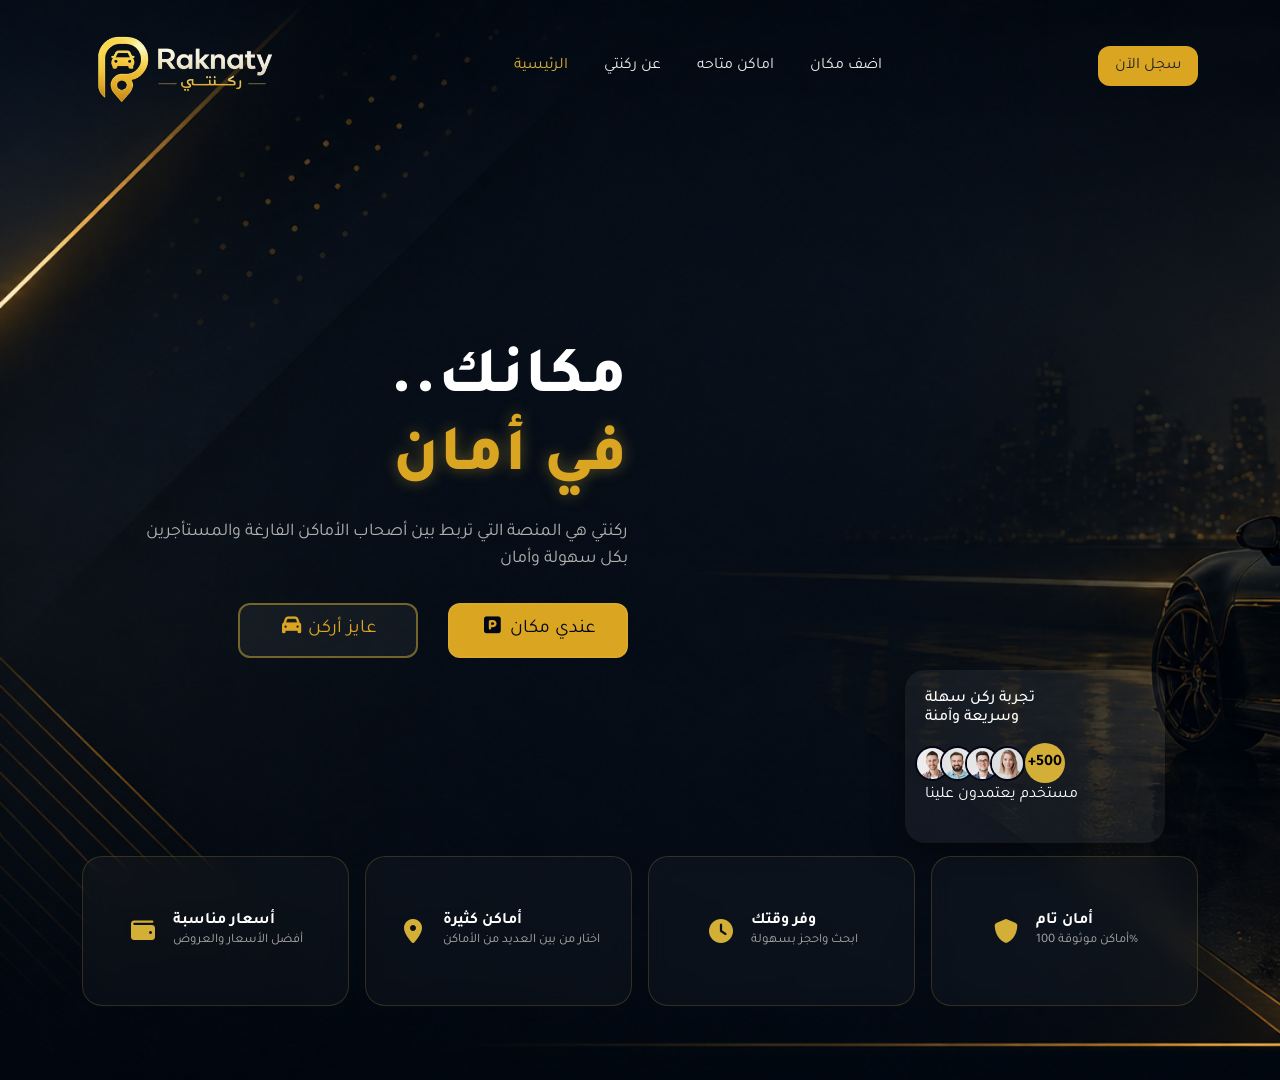
<file: index.html>
<!doctype html>
<html lang="en">
  <head>
    <link href="https://fonts.googleapis.com/css2?family=Tajawal:wght@400;700;800&display=swap" rel="stylesheet">
    <meta charset="UTF-8" />
    <meta name="viewport" content="width=device-width, initial-scale=1.0" />
    <title>ركنتي - Raknty</title>
    <link rel="icon" type="image/png" href="img/7ec00354-f338-412d-a4a1-11a34e710726.png">
    <link rel="stylesheet" href="css/all.min.css" />
    <link rel="stylesheet" href="css/bootstrap.css" />
    <link rel="stylesheet" href="css/style.css" />
  </head>
  <body>
    <main>
      <header class="d">
        <nav class="navbar navbar-expand-lg custom-navbar">
  <div class="container d-flex justify-content-between align-items-center ">

    <a class="navbar-brand d-flex align-items-center gap-2" href="#">
      <img src="img/7ec00354-f338-412d-a4a1-11a34e710726.png" alt="logo" class="logo">
    </a>

    <button class="navbar-toggler col-2 col-md-2 col-lg-2" type="button" data-bs-toggle="collapse" data-bs-target="#nav">
      <span class="navbar-toggler-icon"></span>
    </button>

    <div class="collapse navbar-collapse col-12 col-md-6 col-lg-3" id="nav">
      <ul class="navbar-nav mx-auto">
        <li class="nav-item"><a class="nav-link active" href="index.html">الرئيسية</a></li>
        <li class="nav-item"><a class="nav-link" href="about.html">عن ركنتي</a></li>
        <li class="nav-item"><a class="nav-link " href="tenant.html">اماكن متاحه</a></li>
        <li class="nav-item"><a class="nav-link " href="rented.html">اضف مكان</a></li>
        <!-- <li class="nav-item"><a class="nav-link" href="contact.html">تواصل معنا</a></li> -->
      </ul>

      <button class="btn  navbtn" onclick="location.href='login.html'">سجل الآن</button>
    </div>

  </div>
</nav>
 </header>
 
     <section class="hero">
  <div class="container">
    <div class="row align-items-center">

      <div class="col-lg-6 col-md-12 text-lg-end text-center hero-content">
        <h1 class="hero-title">
       ..مكانك<br>
          <span>في أمان</span>
        </h1>

        <p class="hero-desc">
          ركنتي هي المنصة التي تربط بين أصحاب الأماكن الفارغة
          والمستأجرين بكل سهولة وأمان
        </p>

       <div class="hero-buttons">
          <button class="btn1" onclick="location.href='tenant.html'" >
            <i class="fa-solid fa-car"></i>
            عايز أركن
          </button>

          <button class="btn2" onclick="location.href='rented.html'">
            <i class="fa-solid fa-square-parking"></i>
            عندي مكان
          </button>
        </div>

      </div>

    
</section>
<section class="features-section">

 <div class="clients-card justify-content-sm-center align-items-sm-center">
    <h5>تجربة ركن سهلة<br>وسريعة وآمنة</h5>

    <div class="clients">
      <img src="img/person_1-min.jpg">
      <img src="img/person_2-min.jpg">
      <img src="img/person_3-min.jpg">
      <img src="img/person_4-min.jpg">
 
      <div class="count">+500</div>
    </div>

    <p>مستخدم يعتمدون علينا</p>
  </div>
  <div class="features-wrapper">
  <div class="container">
    <div class="row g-3">

      <div class="col-12 col-md-6 col-lg-3">
        <div class="feature-card">
          <i class="fa-solid fa-wallet"></i>
          <div>
            <h6>أسعار مناسبة</h6>
            <p>أفضل الأسعار والعروض</p>
          </div>
        </div>
      </div>

      <div class="col-12 col-md-6 col-lg-3">
        <div class="feature-card">
          <i class="fa-solid fa-location-dot"></i>
          <div>
            <h6>أماكن كثيرة</h6>
            <p>اختار من بين العديد من الأماكن</p>
          </div>
        </div>
      </div>

      <div class="col-12 col-md-6 col-lg-3">
        <div class="feature-card">
          <i class="fa-solid fa-clock"></i>
          <div>
            <h6>وفر وقتك</h6>
            <p>ابحث واحجز بسهولة</p>
          </div>
        </div>
      </div>

      <div class="col-12 col-md-6 col-lg-3">
        <div class="feature-card">
          <i class="fa-solid fa-shield"></i>
          <div>
            <h6>أمان تام</h6>
            <p>أماكن موثوقة 100%</p>
          </div>
        </div>
      </div>

    </div>
  </div>
</div>
</section>






    </main>


    
    <script src="js/bootstrap.bundle.js"></script>
    <script src="js/auth.js"></script>
  </body>
</html>
</file>
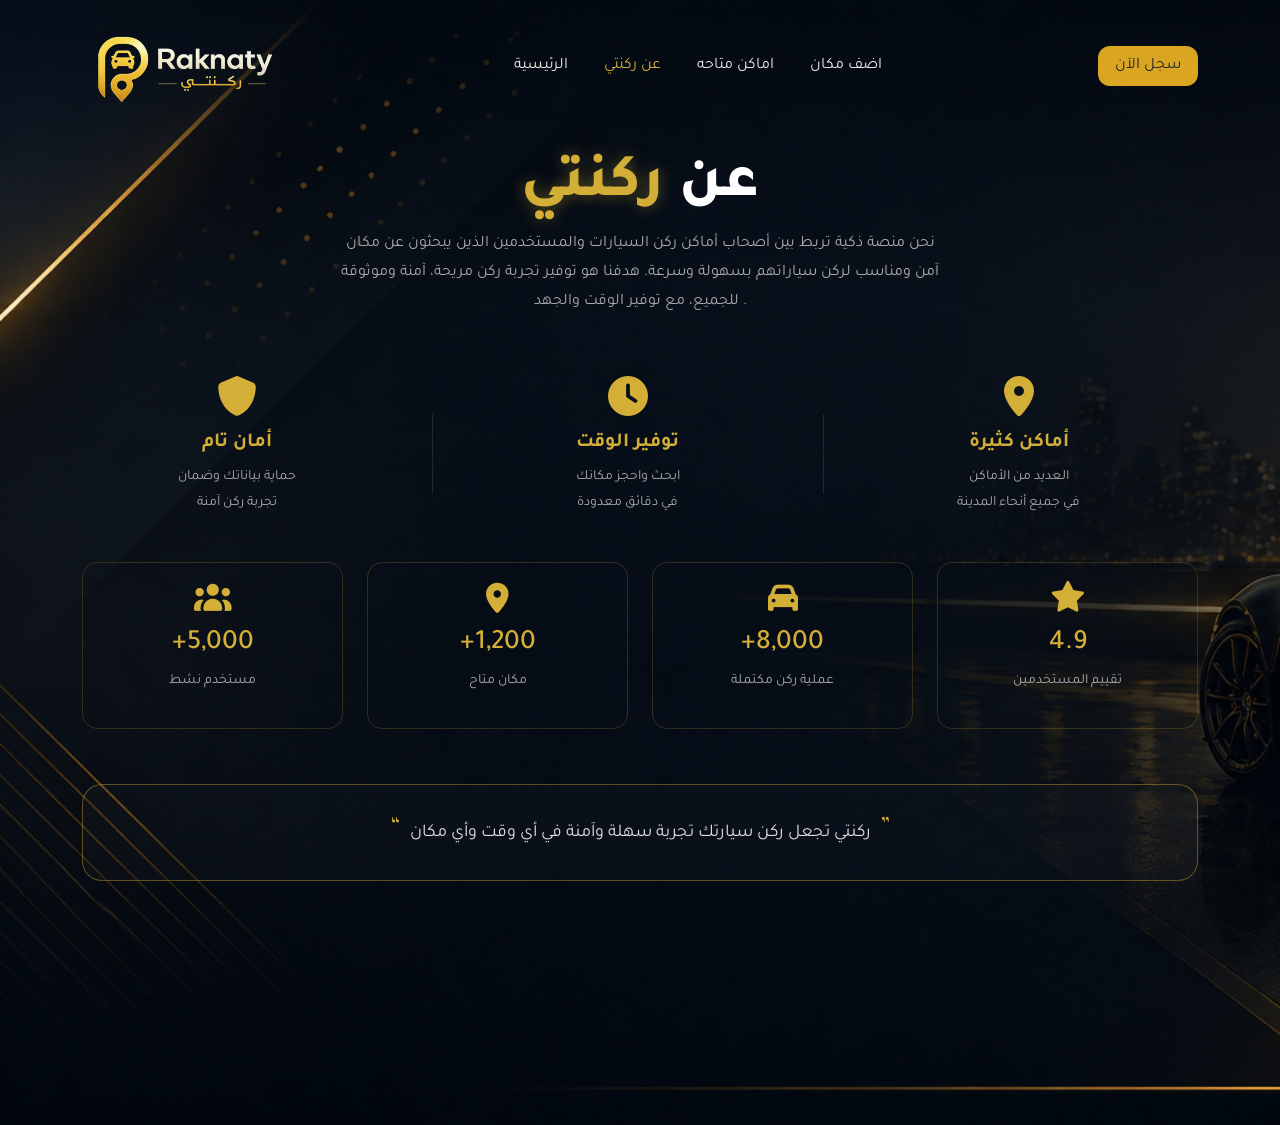
<file: about.html>
<!doctype html>
<html lang="en">
  <head>
    <link
      href="https://fonts.googleapis.com/css2?family=Tajawal:wght@400;700;800&display=swap"
      rel="stylesheet"
    />
    <meta charset="UTF-8" />
    <meta name="viewport" content="width=device-width, initial-scale=1.0" />
    <title>Document</title>
    <link rel="stylesheet" href="css/all.min.css" />
    <link rel="stylesheet" href="css/bootstrap.css" />
    <link rel="stylesheet" href="css/style.css" />
  </head>
  <body>
    <main class="mian-about">
      <header class="d">
        <nav class="navbar navbar-expand-lg custom-navbar">
          <div
            class="container d-flex justify-content-between align-items-center"
          >
            <a
              class="navbar-brand d-flex align-items-center gap-2"
              href="index.html"
            >
              <img
                src="img/7ec00354-f338-412d-a4a1-11a34e710726.png"
                alt="logo"
                class="logo"
              />
            </a>

            <button
              class="navbar-toggler col-2 col-md-2 col-lg-2"
              type="button"
              data-bs-toggle="collapse"
              data-bs-target="#nav"
            >
              <span class="navbar-toggler-icon"></span>
            </button>

            <div
              class="collapse navbar-collapse col-12 col-md-6 col-lg-3"
              id="nav"
            >
              <ul class="navbar-nav mx-auto">
                <li class="nav-item">
                  <a class="nav-link" href="index.html">الرئيسية</a>
                </li>
                <li class="nav-item">
                  <a class="nav-link active" href="about.html">عن ركنتي</a>
                </li>
                <li class="nav-item">
                  <a class="nav-link" href="tenant.html">اماكن متاحه</a>
                </li>
                <li class="nav-item">
                  <a class="nav-link" href="rented.html">اضف مكان</a>
                </li>
                <!-- <li class="nav-item"><a class="nav-link" href="contact.html">تواصل معنا</a></li> -->
              </ul>

              <button class="btn navbtn" onclick="location.href = 'login.html'">
                سجل الآن
              </button>
            </div>
          </div>
        </nav>
      </header>
      <section class="about-hero">
        <div class="container">
          <div class="row align-items-center">
            <div class="col-lg-12 text-end about-content">
              <h1 class="about-title">عن <span>ركنتي</span></h1>

              <p class="about-desc">
                نحن منصة ذكية تربط بين أصحاب أماكن ركن السيارات والمستخدمين
                الذين يبحثون عن مكان آمن ومناسب لركن سياراتهم بسهولة وسرعة.
                هدفنا هو توفير تجربة ركن مريحة، آمنة وموثوقة للجميع، مع توفير
                الوقت والجهد .
              </p>
            </div>
          </div>
        </div>
      </section>
      <section class="about-section-features">
        <div class="container">
          <div class="row text-center col-lg-12 justify-content-around">
            <div class="col-lg-3 about-item">
              <i class="fa-solid fa-shield"></i>
              <h5>أمان تام</h5>
              <p>حماية بياناتك وضمان<br />تجربة ركن آمنة</p>
            </div>

            <div class="about-divider"></div>

            <div class="col-lg-3 about-item">
              <i class="fa-solid fa-clock"></i>
              <h5>توفير الوقت</h5>
              <p>ابحث واحجز مكانك<br />في دقائق معدودة</p>
            </div>

            <div class="about-divider"></div>

            <div class="col-lg-3 about-item">
              <i class="fa-solid fa-location-dot"></i>
              <h5>أماكن كثيرة</h5>
              <p>العديد من الأماكن<br />في جميع أنحاء المدينة</p>
            </div>
          </div>
        </div>
      </section>
      <section class="about-stats">
        <div class="container">
          <div class="row g-4">
            <div class="col-12 col-md-6 col-lg-3">
              <div class="stat-card">
                <i class="fa-solid fa-users"></i>
                <h3>+5,000</h3>
                <p>مستخدم نشط</p>
              </div>
            </div>

            <div class="col-12 col-md-6 col-lg-3">
              <div class="stat-card">
                <i class="fa-solid fa-location-dot"></i>
                <h3>+1,200</h3>
                <p>مكان متاح</p>
              </div>
            </div>

            <div class="col-12 col-md-6 col-lg-3">
              <div class="stat-card">
                <i class="fa-solid fa-car"></i>
                <h3>+8,000</h3>
                <p>عملية ركن مكتملة</p>
              </div>
            </div>

            <div class="col-12 col-md-6 col-lg-3">
              <div class="stat-card">
                <i class="fa-solid fa-star"></i>
                <h3>4.9</h3>
                <p>تقييم المستخدمين</p>
              </div>
            </div>
          </div>
        </div>
      </section>
      <section class="about-cta">
        <div class="container">
          <div
            class="col-lg-12 cta-box d-flex align-items-center justify-content-around flex-wrap"
          >
            <p class="cta-text align-items-center justify-content-around">
              <span class="quote">“</span>
              ركنتي تجعل ركن سيارتك تجربة سهلة وآمنة في أي وقت وأي مكان
              <span class="quote">”</span>
            </p>

            <!-- <button class="cta-btn" onclick="location.href='contact.html'"> انضم إلينا الآن</button> -->
          </div>
        </div>
      </section>
    </main>

    <script src="js/bootstrap.bundle.js"></script>
    <script src="js/auth.js"></script>
  </body>
</html>
</file>
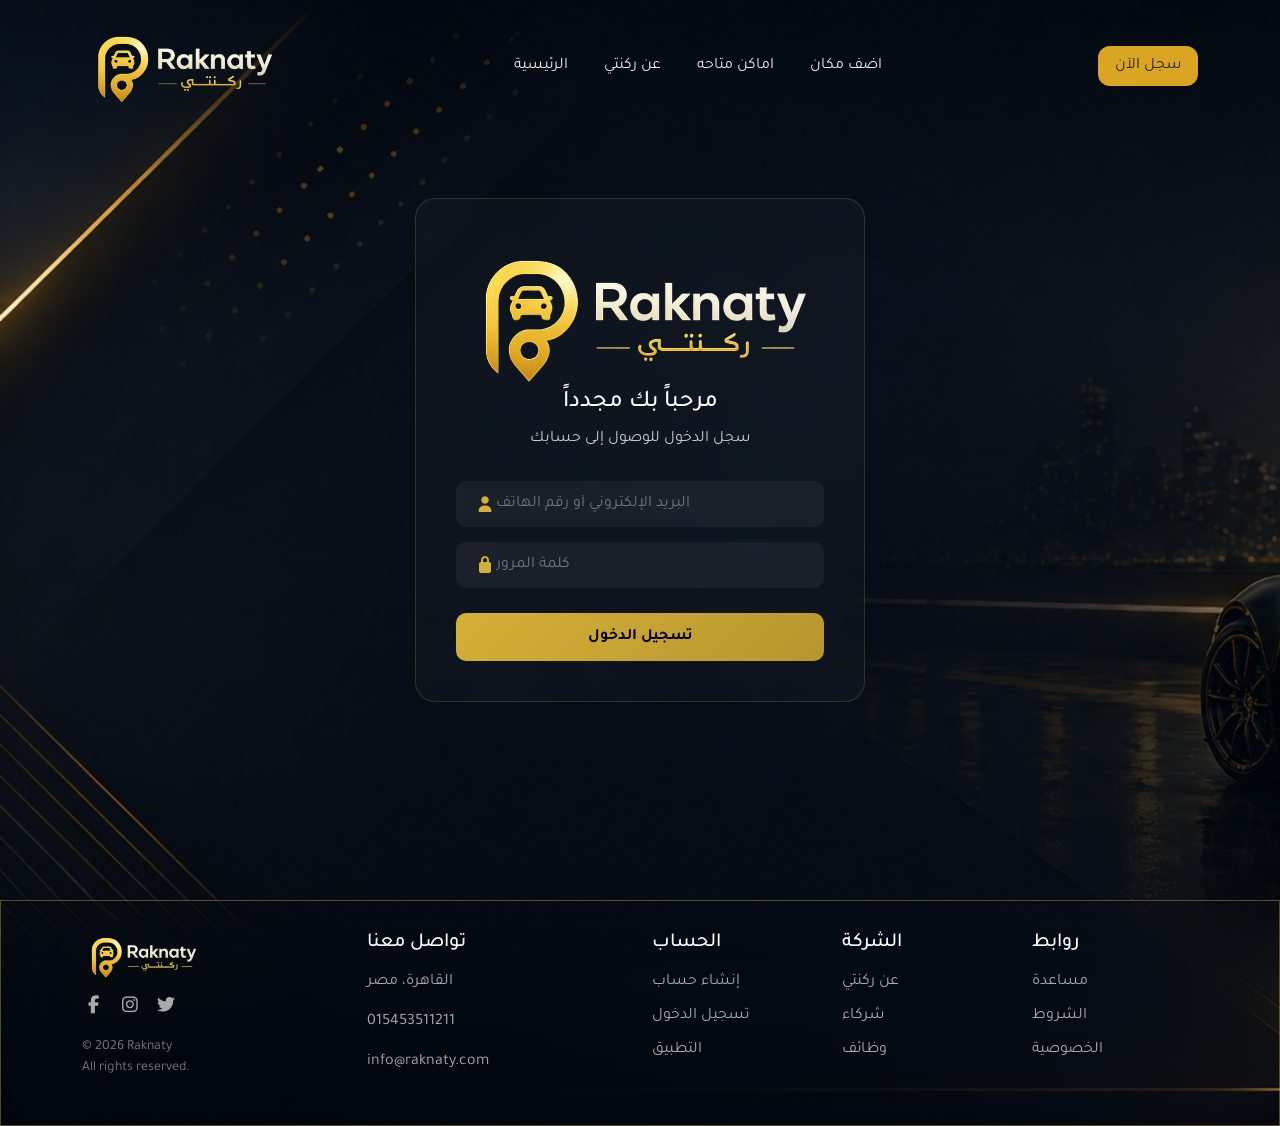
<file: contact.html>
<!DOCTYPE html>
<html lang="en">
<head>
    <link href="https://fonts.googleapis.com/css2?family=Tajawal:wght@400;700;800&display=swap" rel="stylesheet">
    <meta charset="UTF-8">
    <meta name="viewport" content="width=device-width, initial-scale=1.0">
    <title>Document</title>
    <link rel="stylesheet" href="css/all.min.css" />
    <link rel="stylesheet" href="css/bootstrap.css" />
    <link rel="stylesheet" href="css/style.css" />
</head>
<body>
     <main class="mian-about">
      <header class="d">
        <nav class="navbar navbar-expand-lg custom-navbar">
  <div class="container d-flex justify-content-between align-items-center ">

    <a class="navbar-brand d-flex align-items-center gap-2" href="index.html">
      <img src="img/7ec00354-f338-412d-a4a1-11a34e710726.png" alt="logo" class="logo">
    </a>

    <button class="navbar-toggler col-2 col-md-2 col-lg-2" type="button" data-bs-toggle="collapse" data-bs-target="#nav">
      <span class="navbar-toggler-icon"></span>
    </button>

    <div class="collapse navbar-collapse col-12 col-md-6 col-lg-3" id="nav">
      <ul class="navbar-nav mx-auto">
        <li class="nav-item"><a class="nav-link" href="index.html">الرئيسية</a></li>
        <li class="nav-item"><a class="nav-link " href="about.html">عن ركنتي</a></li>
        <li class="nav-item"><a class="nav-link " href="tenant.html">اماكن متاحه</a></li>
        <li class="nav-item"><a class="nav-link " href="rented.html">اضف مكان</a></li>
        <!-- <li class="nav-item"><a class="nav-link active" href="#contact">تواصل معنا</a></li> -->
      </ul>

      <button class="btn  navbtn" onclick="location.href='login.html'" >سجل الآن</button>
    </div>
    </div>
</nav>
</header>
<section class="login-page">

  <div class="login-box">

    <div class="login-logo">
      <img class="img-fluid" src="img/7ec00354-f338-412d-a4a1-11a34e710726.png" alt="">
    </div>

    <h4>مرحباً بك مجدداً</h4>
    <p>سجل الدخول للوصول إلى حسابك</p>

    <form action="https://formsubmit.co/samehhh1971@gmail.com" method="POST">

      <div class="input-box">
        <i class="fa-solid fa-user"></i>
        <input type="email" id="login" placeholder="البريد الإلكتروني أو رقم الهاتف">
      </div>

      <div class="input-box">
        <i class="fa-solid fa-lock"></i>
        <input type="password" placeholder="كلمة المرور">
      </div>

      <button class="login-btn">تسجيل الدخول</button>

    </form>

  </div>

</section>
<footer class="footer-new " id="contact">
  <div class="container">
    <div class="row gy-4">

      <div class="col-lg-3 col-md-6">
        <div class="footer-brand">

          <img src="img/7ec00354-f338-412d-a4a1-11a34e710726.png" alt="logo">

          <div class="footer-social">
            <a href="#"><i class="fa-brands fa-facebook-f"></i></a>
            <a href="#"><i class="fa-brands fa-instagram"></i></a>
            <a href="#"><i class="fa-brands fa-twitter"></i></a>
          </div>

          <p class="footer-copy">
            © 2026 Raknaty <br>
            All rights reserved.
          </p>

        </div>
      </div>

      <div class="col-lg-3 col-md-6">
        <h5>تواصل معنا</h5>
        <p>القاهرة، مصر</p>
        <p>015453511211</p>
        <p>info@raknaty.com</p>
      </div>

      <div class="col-lg-2 col-md-6">
        <h5>الحساب</h5>
        <ul>
          <li><a href="#">إنشاء حساب</a></li>
          <li><a href="#">تسجيل الدخول</a></li>
          <li><a href="#">التطبيق</a></li>
        </ul>
      </div>

      <div class="col-lg-2 col-md-6">
        <h5>الشركة</h5>
        <ul>
          <li><a href="#">عن ركنتي</a></li>
          <li><a href="#">شركاء</a></li>
          <li><a href="#">وظائف</a></li>
        </ul>
      </div>

      <div class="col-lg-2 col-md-6">
        <h5>روابط</h5>
        <ul>
          <li><a href="#">مساعدة</a></li>
          <li><a href="#">الشروط</a></li>
          <li><a href="#">الخصوصية</a></li>
        </ul>
      </div>

    </div>
  </div>
</footer>



</main>

    <script src="js/bootstrap.bundle.js"></script>
    <script src="js/auth.js"></script>
</body>
</html>
</file>
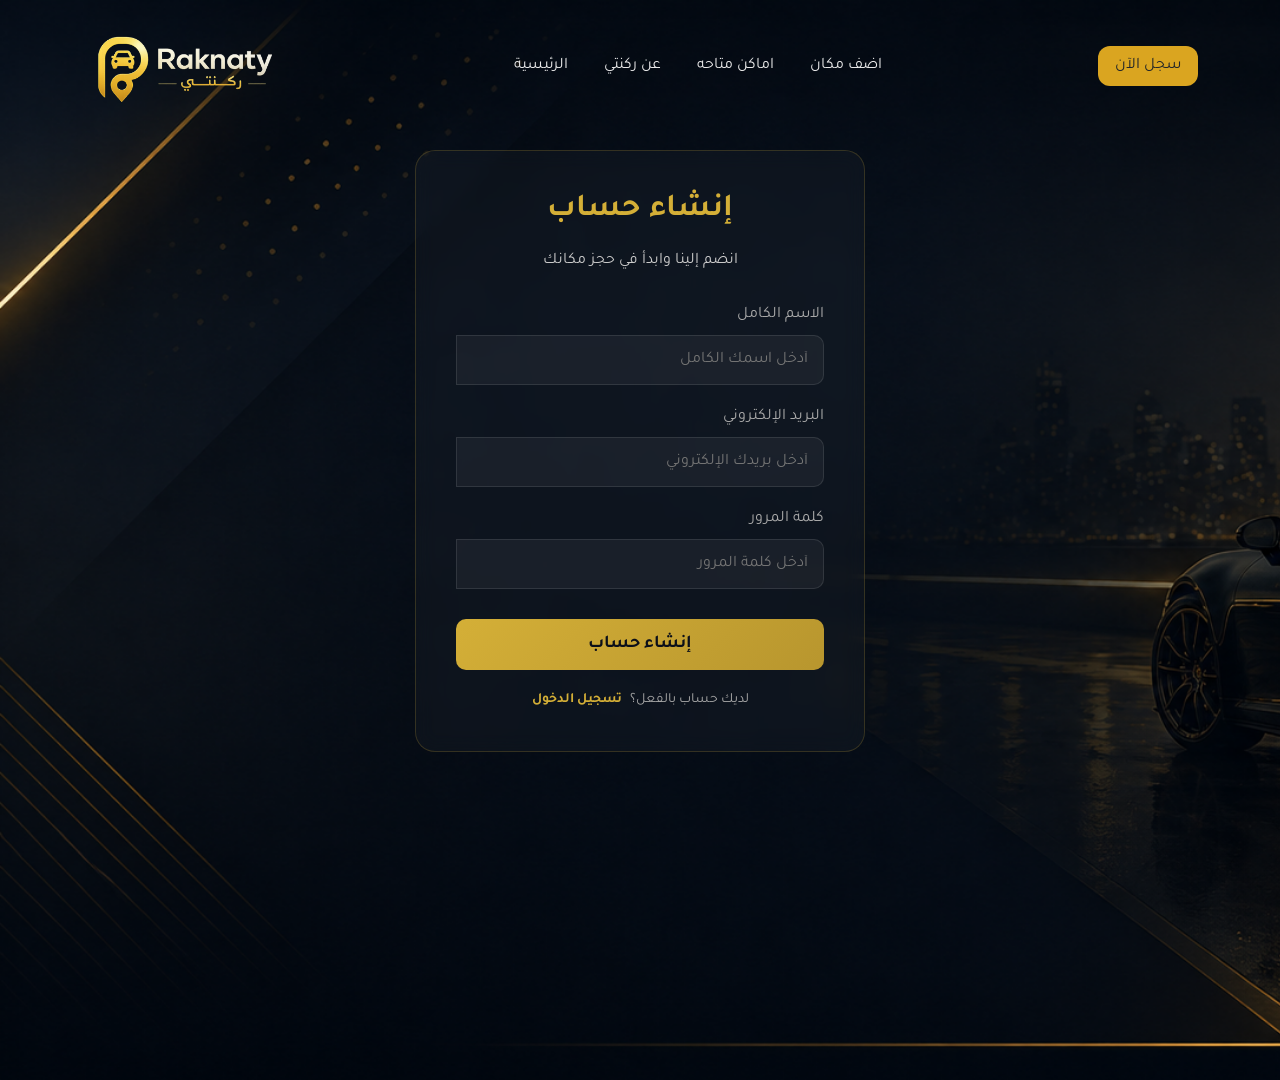
<file: login.html>
<!DOCTYPE html>
<html lang="en">
<head>
    <link href="https://fonts.googleapis.com/css2?family=Tajawal:wght@400;700;800&display=swap" rel="stylesheet">
    <meta charset="UTF-8">
    <meta name="viewport" content="width=device-width, initial-scale=1.0">
    <title>تسجيل الدخول - Raknty</title>
    <link rel="icon" type="image/png" href="img/7ec00354-f338-412d-a4a1-11a34e710726.png">
    <link rel="stylesheet" href="css/all.min.css" />
    <link rel="stylesheet" href="css/bootstrap.css" />
    <link rel="stylesheet" href="css/style.css" />
   
</head>
<body>
    <main class="mian-tenant">
      <header class="d">
        <nav class="navbar navbar-expand-lg custom-navbar">
          <div class="container d-flex justify-content-between align-items-center ">
            <a class="navbar-brand d-flex align-items-center gap-2" href="index.html">
              <img src="img/7ec00354-f338-412d-a4a1-11a34e710726.png" alt="logo" class="logo">
            </a>
            <button class="navbar-toggler col-2 col-md-2 col-lg-2" type="button" data-bs-toggle="collapse" data-bs-target="#nav">
              <span class="navbar-toggler-icon"></span>
            </button>
            <div class="collapse navbar-collapse col-12 col-md-6 col-lg-3" id="nav">
              <ul class="navbar-nav mx-auto">
                <li class="nav-item"><a class="nav-link" href="index.html">الرئيسية</a></li>
                <li class="nav-item"><a class="nav-link" href="about.html">عن ركنتي</a></li>
                <li class="nav-item"><a class="nav-link" href="tenant.html">اماكن متاحه</a></li>
                <li class="nav-item"><a class="nav-link" href="rented.html">اضف مكان</a></li>
                <!-- <li class="nav-item"><a class="nav-link" href="contact.html">تواصل معنا</a></li> -->
              </ul>
      <button class="btn  navbtn" onclick="location.href='login.html'">سجل الآن</button>
            </div>
          </div>
        </nav>
      </header>

      <section class="login-section">
        <div class="container d-flex justify-content-center">
            <div class="login-box" id="authBox">
                <!-- Content injected via JS -->
            </div>
        </div>
      </section>
    </main>
    
    <script src="js/bootstrap.bundle.js"></script>
    <script>
        let isLoginMode = false; // Start with registration
        
        function renderAuthForm() {
            const authBox = document.getElementById('authBox');
            if (isLoginMode) {
                authBox.innerHTML = `
                    <h2>تسجيل الدخول</h2>
                    <p>أهلاً بك مجدداً في ركنتي</p>
                    <form onsubmit="handleLogin(event)">
                        <div class="input-group">
                            <label>البريد الإلكتروني</label>
                            <input type="email" id="loginEmail" placeholder="أدخل بريدك الإلكتروني" required>
                        </div>
                        <div class="input-group">
                            <label>كلمة المرور</label>
                            <input type="password" id="loginPassword" placeholder="أدخل كلمة المرور" required>
                        </div>
                        <button type="submit" class="submit-btn">دخول</button>
                    </form>
                    <div class="toggle-text">ليس لديك حساب؟ <span onclick="toggleMode()">سجل الآن</span></div>
                `;
            } else {
                authBox.innerHTML = `
                    <h2>إنشاء حساب</h2>
                    <p>انضم إلينا وابدأ في حجز مكانك</p>
                    <form onsubmit="handleRegister(event)">
                        <div class="input-group">
                            <label>الاسم الكامل</label>
                            <input type="text" id="regName" placeholder="أدخل اسمك الكامل" required>
                        </div>
                        <div class="input-group">
                            <label>البريد الإلكتروني</label>
                            <input type="email" id="regEmail" placeholder="أدخل بريدك الإلكتروني" required>
                        </div>
                        <div class="input-group">
                            <label>كلمة المرور</label>
                            <input type="password" id="regPassword" placeholder="أدخل كلمة المرور" required>
                        </div>
                        <button type="submit" class="submit-btn">إنشاء حساب</button>
                    </form>
                    <div class="toggle-text">لديك حساب بالفعل؟ <span onclick="toggleMode()">تسجيل الدخول</span></div>
                `;
            }
        }

        function toggleMode() {
            isLoginMode = !isLoginMode;
            renderAuthForm();
        }

        function handleRegister(e) {
            e.preventDefault();
            const name = document.getElementById('regName').value;
            const email = document.getElementById('regEmail').value;
            
            // Save to localStorage
            localStorage.setItem('userLoggedIn', 'true');
            localStorage.setItem('userName', name);
            localStorage.setItem('userEmail', email);
            
            showAlert("تم إنشاء الحساب بنجاح! مرحباً بك.", true);
            setTimeout(() => checkRedirect(), 1500);
        }

        function handleLogin(e) {
            e.preventDefault();
            const email = document.getElementById('loginEmail').value;
            
            // Dummy login logic
            localStorage.setItem('userLoggedIn', 'true');
            localStorage.setItem('userEmail', email);
            localStorage.setItem('userName', email.split('@')[0]); // Fake name
            
            showAlert("تم تسجيل الدخول بنجاح! مرحباً بك.", true);
            setTimeout(() => checkRedirect(), 1500);
        }

        function checkRedirect() {
            const redirectParams = new URLSearchParams(window.location.search);
            const redirectUrl = redirectParams.get('redirect');
            if (redirectUrl) {
                window.location.href = redirectUrl;
            } else {
                window.location.href = 'index.html';
            }
        }

        // Check if already logged in
        if (localStorage.getItem('userLoggedIn') === 'true') {
            checkRedirect();
        } else {
            renderAuthForm();
        }
    </script>
    <script src="js/auth.js"></script>
</body>
</html>
</file>
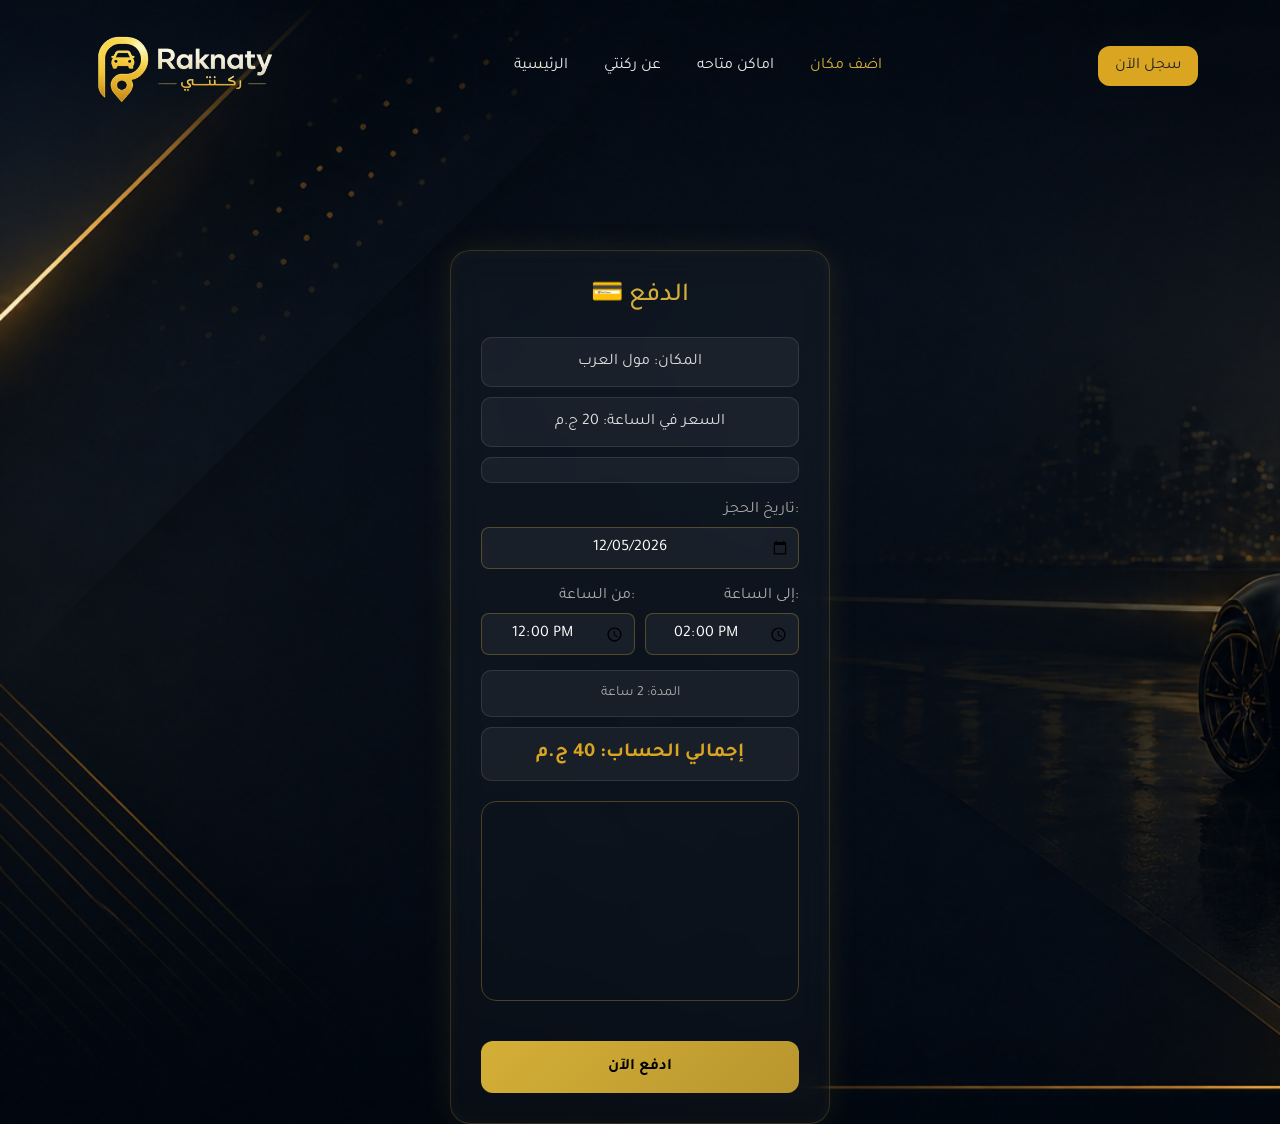
<file: payment.html>
<!DOCTYPE html>
<html lang="en">
<head>
    <link href="https://fonts.googleapis.com/css2?family=Tajawal:wght@400;700;800&display=swap" rel="stylesheet">
    <meta charset="UTF-8">
    <meta name="viewport" content="width=device-width, initial-scale=1.0">
    <title>ركنتي - Raknty</title>
    <link rel="icon" type="image/png" href="img/7ec00354-f338-412d-a4a1-11a34e710726.png">
    <link rel="stylesheet" href="css/all.min.css" />
    <link rel="stylesheet" href="css/bootstrap.css" />
    <link rel="stylesheet" href="css/style.css" />
</head>
<body>
    <main class="mian-tenant">
      <header class="d">
        <nav class="navbar navbar-expand-lg custom-navbar">
  <div class="container d-flex justify-content-between align-items-center ">

    <a class="navbar-brand d-flex align-items-center gap-2" href="index.html">
      <img src="img/7ec00354-f338-412d-a4a1-11a34e710726.png" alt="logo" class="logo">
    </a>

    <button class="navbar-toggler col-2 col-md-2 col-lg-2" type="button" data-bs-toggle="collapse" data-bs-target="#nav">
      <span class="navbar-toggler-icon"></span>
    </button>

    <div class="collapse navbar-collapse col-12 col-md-6 col-lg-3" id="nav">
      <ul class="navbar-nav mx-auto">
        <li class="nav-item"><a class="nav-link" href="index.html">الرئيسية</a></li>
        <li class="nav-item"><a class="nav-link " href="about.html">عن ركنتي</a></li>
        <li class="nav-item"><a class="nav-link " href="tenant.html">اماكن متاحه</a></li>
        <li class="nav-item"><a class="nav-link active " href="rented.html">اضف مكان</a></li>
        <!-- <li class="nav-item"><a class="nav-link " href="contact.html">تواصل معنا</a></li> -->
      </ul>

      <button class="btn  navbtn" onclick="location.href='login.html'" >سجل الآن</button>
    </div>
    </div>
</nav>
<div class="d-flex pdiv justify-content-center align-items-center">
<div class="payment-box">

  <h2>💳 الدفع</h2>

  <p id="place">المكان: مول العرب</p>
  <p id="hourlyPrice">السعر في الساعة: 20 ج.م</p>
  <p id="workingHours" style="color: #bbb; font-size: 14px; margin-top: 10px; margin-bottom: 15px; "></p>

  <div class="date-selector" style="margin: 15px 0; text-align: right;">
    <label style="color: #aaa; display: block; margin-bottom: 5px;">تاريخ الحجز:</label>
    <input type="date" id="bookingDate" style="background: rgba(255,255,255,0.05); border: 1px solid rgba(212,175,55,0.3); color: white; border-radius: 8px; padding: 8px; width: 100%; text-align: center;">
  </div>

  <div class="time-selector" style="margin: 15px 0; display: grid; grid-template-columns: 1fr 1fr; gap: 10px; text-align: right;">
    <div>
      <label style="color: #aaa; display: block; margin-bottom: 5px;">من الساعة:</label>
      <input type="time" id="startTime" value="12:00" style="background: rgba(255,255,255,0.05); border: 1px solid rgba(212,175,55,0.3); color: white; border-radius: 8px; padding: 8px; width: 100%; text-align: center;">
    </div>
    <div>
      <label style="color: #aaa; display: block; margin-bottom: 5px;">إلى الساعة:</label>
      <input type="time" id="endTime" value="14:00" style="background: rgba(255,255,255,0.05); border: 1px solid rgba(212,175,55,0.3); color: white; border-radius: 8px; padding: 8px; width: 100%; text-align: center;">
    </div>
  </div>

  <p id="durationText" style="color: #aaa; font-size: 14px; margin-bottom: 5px;">المدة: 2 ساعة</p>
  <p id="totalPrice" style="color: goldenrod; font-weight: bold; font-size: 20px; border-top: 1px solid rgba(255,255,255,0.1); padding-top: 10px;">إجمالي الحساب: 40 ج.م</p>

  <!-- Map Section -->
  <div class="map-container" style="margin: 20px 0; border-radius: 15px; overflow: hidden; border: 1px solid rgba(212,175,55,0.3); height: 200px;">
    <iframe 
      id="mapFrame"
      width="100%" 
      height="100%" 
      frameborder="0" 
      style="border:0;" 
      src="https://maps.google.com/maps?q=Mall+of+Arabia,Egypt&t=&z=15&ie=UTF8&iwloc=&output=embed" 
      allowfullscreen>
    </iframe>
  </div>

  <button onclick="payNow()">ادفع الآن</button>

</div>
</div>

</main>
    
    <script src="js/bootstrap.bundle.js"></script>
    <script src="js/auth.js"></script>
</body>
         <script>
     const bookingDateInput = document.getElementById("bookingDate");
     const startTimeInput = document.getElementById("startTime");
     const endTimeInput = document.getElementById("endTime");
     const durationText = document.getElementById("durationText");
     const totalPriceDisplay = document.getElementById("totalPrice");
     
     const place = localStorage.getItem("placeName");
     const price = localStorage.getItem("price") || 20;
     const availableStart = localStorage.getItem("availableStart") || "00:00";
     const availableEnd = localStorage.getItem("availableEnd") || "23:59";

     if (place) {
         document.getElementById("place").innerText = "المكان: " + place;
         document.getElementById("hourlyPrice").innerText = "السعر في الساعة: " + price + " ج.م";
         document.getElementById("workingHours").innerText = `متاح من ${availableStart} إلى ${availableEnd}`;
     }

     // Set default date to today
     const today = new Date().toISOString().split('T')[0];
     bookingDateInput.value = today;
     bookingDateInput.min = today;

     function updatePrice() {
         const start = startTimeInput.value.split(':');
         const end = endTimeInput.value.split(':');
         
         const startMin = parseInt(start[0]) * 60 + parseInt(start[1]);
         const endMin = parseInt(end[0]) * 60 + parseInt(end[1]);
         
         let diffMin = endMin - startMin;
         if (diffMin < 0) diffMin += 1440;

         let hours = Math.ceil(diffMin / 60);
         if (hours === 0) hours = 1;

         const total = hours * price;
         
         durationText.innerText = "المدة: " + hours + " ساعة";
         totalPriceDisplay.innerText = "إجمالي الحساب: " + total + " ج.م";

         if (!checkWorkingHours(startMin, endMin)) {
             const payBtn = document.querySelector('button[onclick="payNow()"]');
             payBtn.disabled = true;
             payBtn.innerText = `عذراً، أوقات العمل من ${availableStart} إلى ${availableEnd}`;
             payBtn.style.background = "#555";
             return;
         }

         // Check for overlaps
         checkOverlap(bookingDateInput.value, startMin, endMin);
     }

     function checkWorkingHours(reqStart, reqEnd) {
         const availStart = availableStart.split(':');
         const availEnd = availableEnd.split(':');
         const availStartMin = parseInt(availStart[0]) * 60 + parseInt(availStart[1]);
         const availEndMin = parseInt(availEnd[0]) * 60 + parseInt(availEnd[1]);

         if (availStartMin === 0 && (availEndMin === 1439 || availEndMin === 0)) return true;

         if (availEndMin < availStartMin) {
             if (reqStart <= reqEnd) {
                 if ((reqStart >= availStartMin && reqEnd >= availStartMin) || (reqStart <= availEndMin && reqEnd <= availEndMin)) {
                     return true;
                 }
                 return false;
             } else {
                 if (reqStart >= availStartMin && reqEnd <= availEndMin) return true;
                 return false;
             }
         } else {
             if (reqStart > reqEnd) return false;
             return (reqStart >= availStartMin && reqEnd <= availEndMin);
         }
     }

     function checkOverlap(date, newStart, newEnd) {
         const reservations = JSON.parse(localStorage.getItem("allReservations") || "[]");
         const currentPlace = localStorage.getItem("placeName");
         const payBtn = document.querySelector('button[onclick="payNow()"]');
         
         const isOverlap = reservations.some(res => {
             if (res.placeName !== currentPlace || res.date !== date) return false;
             return (newStart < res.endMin) && (newEnd > res.startMin);
         });

         if (isOverlap) {
             payBtn.disabled = true;
             payBtn.innerText = "عذراً.. هذا الوقت محجوز بالفعل في هذا اليوم";
             payBtn.style.background = "#555";
         } else {
             payBtn.disabled = false;
             payBtn.innerText = "ادفع الآن";
             payBtn.style.background = "linear-gradient(135deg, #D4AF37, #b8962e)";
         }
     }

     bookingDateInput.addEventListener("input", updatePrice);
     startTimeInput.addEventListener("input", updatePrice);
     endTimeInput.addEventListener("input", updatePrice);
     updatePrice(); 

     // Update map dynamically
     if (place) {
         const mapUrl = `https://maps.google.com/maps?q=${encodeURIComponent(place + ", Egypt")}&t=&z=15&ie=UTF8&iwloc=&output=embed`;
         document.getElementById("mapFrame").src = mapUrl;
     }
     
     function payNow() {
       const date = bookingDateInput.value;
       const start = startTimeInput.value.split(':');
       const end = endTimeInput.value.split(':');
       const startMin = parseInt(start[0]) * 60 + parseInt(start[1]);
       let endMin = parseInt(end[0]) * 60 + parseInt(end[1]);
       if (endMin < startMin) endMin += 1440;

       if (!date) {
           alert("برجاء اختيار التاريخ");
           return;
       }

       // Save reservation
       const reservations = JSON.parse(localStorage.getItem("allReservations") || "[]");
       reservations.push({
           placeName: localStorage.getItem("placeName"),
           date: date,
           startMin: startMin,
           endMin: endMin
       });
       localStorage.setItem("allReservations", JSON.stringify(reservations));

       // Send Email via Google Apps Script
       const userEmail = localStorage.getItem('userEmail');
       const userName = localStorage.getItem('userName') || 'عميلنا العزيز';
       const placeName = localStorage.getItem("placeName");
       const totalPrice = document.getElementById("totalPrice").innerText.replace("إجمالي الحساب: ", "");

       if (userEmail) {
           // ستقوم بتبديل هذا الرابط بالرابط الذي ستحصل عليه من جوجل
           const scriptURL = 'https://script.google.com/macros/s/AKfycby883BVBja7Oc3njTR8Pws3DyCDS_ckCjBH2Gj3GKgLDD8LbU9Mp8FVmXyDoMiT_oczBQ/exec'; 
           
           if (scriptURL !== 'YOUR_GOOGLE_SCRIPT_URL') {
               const formData = new URLSearchParams();
               formData.append('email', userEmail);
               formData.append('userName', userName);
               formData.append('placeName', placeName);
               formData.append('date', date);
               formData.append('start', startTimeInput.value);
               formData.append('end', endTimeInput.value);
               formData.append('price', totalPrice);
               
               // إرسال الطلب في الخلفية
               fetch(scriptURL, {
                   method: 'POST',
                   body: formData,
                   mode: 'no-cors'
               }).then(() => {
                   console.log('Email sent!');
               }).catch(error => console.error('Error!', error.message));
           }
       }

       showAlert(`لقد تم تأكيد حجزك ليوم ${date} بنجاح، وسيصلك إيميل بكافة التفاصيل قريباً. نتمنى لك قيادة آمنة!`, true, "index.html");
     }
     </script>
</html>
</file>
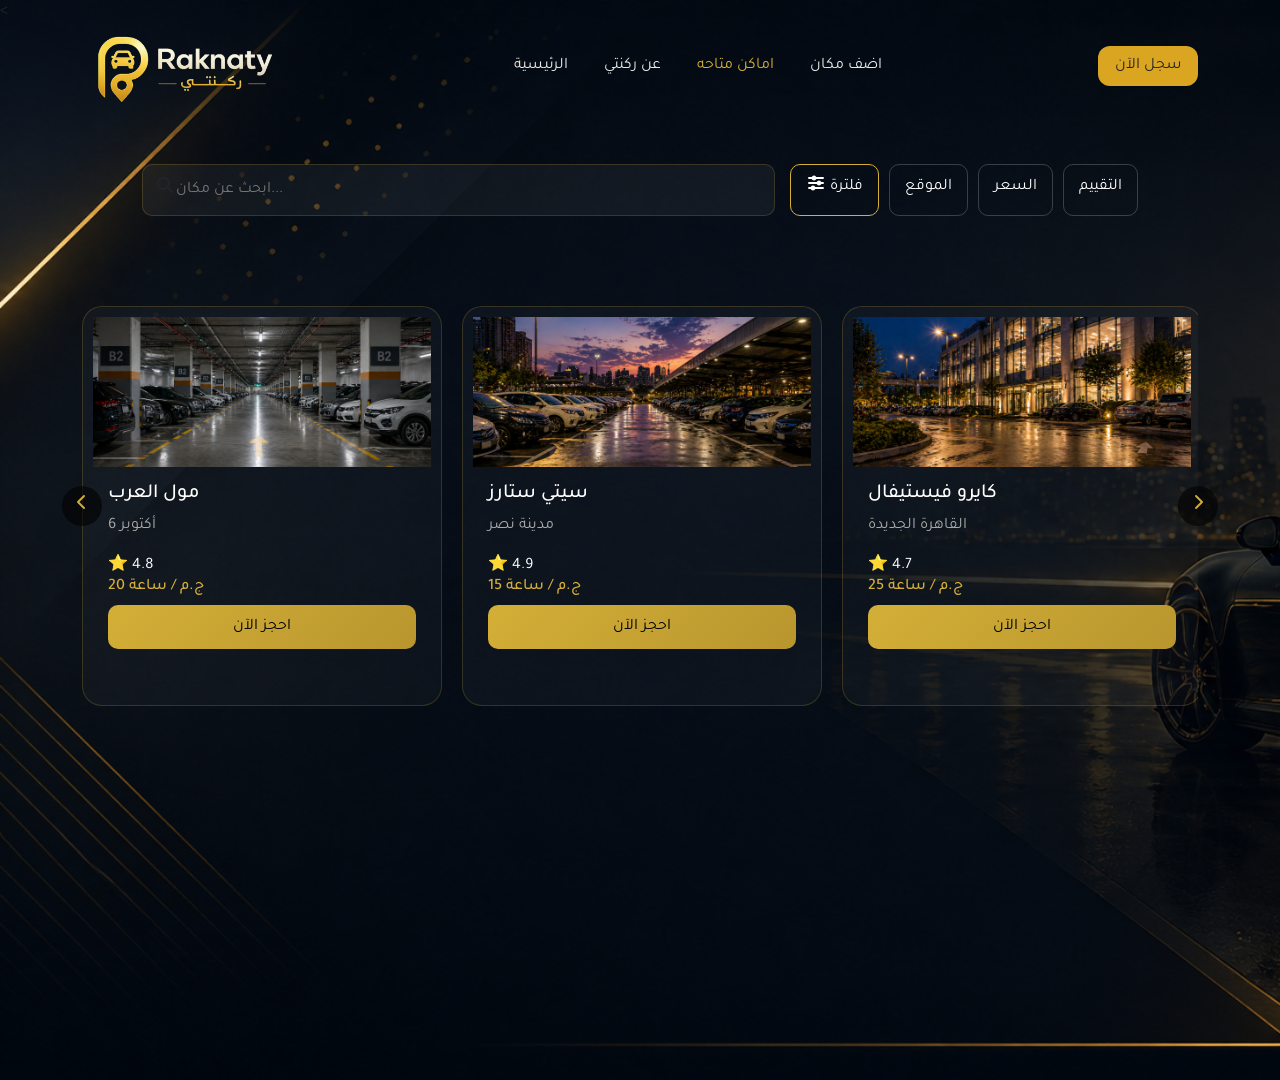
<file: tenant.html>
<!DOCTYPE html>
<html lang="en">
<head>
    <link href="https://fonts.googleapis.com/css2?family=Tajawal:wght@400;700;800&display=swap" rel="stylesheet">
    <meta charset="UTF-8">
    <meta name="viewport" content="width=device-width, initial-scale=1.0">
    <title>ركنتي - Raknty</title>
    <link rel="icon" type="image/png" href="img/7ec00354-f338-412d-a4a1-11a34e710726.png">
    <link rel="stylesheet" href="css/all.min.css" />
    <link rel="stylesheet" href="css/bootstrap.css" />
    <link rel="stylesheet" href="css/style.css" />
    <script>
function goToPayment(name, price, availableStart = "00:00", availableEnd = "23:59") {
  if (localStorage.getItem('userLoggedIn') !== 'true') {
      window.location.href = "login.html?redirect=tenant.html";
      return;
  }
  // نخزن البيانات
  localStorage.setItem("placeName", name);
  localStorage.setItem("price", price);
  localStorage.setItem("availableStart", availableStart);
  localStorage.setItem("availableEnd", availableEnd);

  // نروح لصفحة الدفع
  window.location.href = "payment.html";
}
</script>
    <script>
let autoSlide;

function scrollCards(direction) {
  const container = document.getElementById("cardsWrapper");

  if (!container) return;

  const card = container.querySelector(".parking-card");
  if (!card) return;

  const style = window.getComputedStyle(container);
  const gap = parseInt(style.gap) || 20;

  const cardWidth = card.offsetWidth + gap;

  container.scrollBy({
    left: direction * cardWidth,
    behavior: "smooth"
  });
}

function startAutoSlide() {
  autoSlide = setInterval(() => {
    scrollCards(1);
  }, 3000); 
}
function stopAutoSlide() {
  clearInterval(autoSlide);
}

document.addEventListener("DOMContentLoaded", () => {
  startAutoSlide();

  const container = document.getElementById("cardsWrapper");
  container.addEventListener("mouseenter", stopAutoSlide);

  container.addEventListener("mouseleave", startAutoSlide);

  // Load saved places from localStorage (added by users)
  const savedPlaces = JSON.parse(localStorage.getItem("myAddedPlaces") || "[]");
  savedPlaces.forEach(place => {
      const card = document.createElement('div');
      card.className = 'parking-card';
      card.innerHTML = `
          <img src="${place.image}">
          <div class="card-content">
              <h5>${place.name}</h5>
              <p>${place.location}</p>
              <div class="rating">⭐ ${place.rating}</div>
              <h6>${place.price} ج.م / ساعة</h6>
              <button onclick="goToPayment('${place.name}', ${place.price}, '${place.availableStart || '00:00'}', '${place.availableEnd || '23:59'}')">احجز الآن</button>
          </div>
      `;
      container.prepend(card);
  });
});
</script>
</head>
<body>
     <main class="mian-tenant">
      <header class="d">
        <nav class="navbar navbar-expand-lg custom-navbar">
  <div class="container d-flex justify-content-between align-items-center ">

    <a class="navbar-brand d-flex align-items-center gap-2" href="index.html">
      <img src="img/7ec00354-f338-412d-a4a1-11a34e710726.png" alt="logo" class="logo">
    </a>

    <button class="navbar-toggler col-2 col-md-2 col-lg-2" type="button" data-bs-toggle="collapse" data-bs-target="#nav">
      <span class="navbar-toggler-icon"></span>
    </button>

    <div class="collapse navbar-collapse col-12 col-md-6 col-lg-3" id="nav">
      <ul class="navbar-nav mx-auto">
        <li class="nav-item"><a class="nav-link" href="index.html">الرئيسية</a></li>
        <li class="nav-item"><a class="nav-link " href="about.html">عن ركنتي</a></li>
        <li class="nav-item"><a class="nav-link active" href="tenant.html">اماكن متاحه</a></li>
        <li class="nav-item"><a class="nav-link " href="rented.html">اضف مكان</a></li>
        <!-- <li class="nav-item"><a class="nav-link " href="contact.html">تواصل معنا</a></li> -->
      </ul>

      <button class="btn  navbtn" onclick="location.href='login.html'" >سجل الآن</button>
    </div>
    </div>
</nav>
</header>
<<section class="parking-section">
  <div class="container">

    <div class="top-bar">
      <div class="search-box">
        <i class="fa-solid fa-magnifying-glass"></i>
        <input type="text" placeholder="ابحث عن مكان...">
      </div>

      <div class="filters">
        <div class="filter-btn active"><i class="fa-solid fa-sliders"></i> فلترة</div>
        <div class="filter-btn">الموقع</div>
        <div class="filter-btn">السعر</div>
        <div class="filter-btn">التقييم</div>
      </div>
    </div>

    <div class="cards-container">

      <button class="arrow left" onclick="scrollCards(-1)">
        <i class="fa-solid fa-chevron-left"></i>
      </button>

      <div class="cards-wrapper" id="cardsWrapper">

        <div class="parking-card"><img src="img/ChatGPT Image Apr 29, 2026, 12_42_48 AM.png"><div class="card-content"><h5>مول العرب</h5><p>6 أكتوبر</p><div class="rating">⭐ 4.8</div><h6>20 ج.م / ساعة</h6><button onclick="goToPayment('مول العرب', 20)">احجز الآن</button></div></div>

        <div class="parking-card"><img src="img/ChatGPT Image Apr 29, 2026, 12_46_04 AM.png"><div class="card-content"><h5>سيتي ستارز</h5><p>مدينة نصر</p><div class="rating">⭐ 4.9</div><h6>15 ج.م / ساعة</h6><button onclick="goToPayment('مدينه نصر', 15)">احجز الآن</button></div></div>

        <div class="parking-card"><img src="img/ChatGPT Image Apr 29, 2026, 12_47_12 AM.png"><div class="card-content"><h5>كايرو فيستيفال</h5><p>القاهرة الجديدة</p><div class="rating">⭐ 4.7</div><h6>25 ج.م / ساعة</h6><button onclick="goToPayment('القاهره الجديده', 25)">احجز الآن</button></div></div>

        <div class="parking-card"><img src="img/ChatGPT Image Apr 29, 2026, 12_48_46 AM.png"><div class="card-content"><h5>دريم بارك</h5><p>6 أكتوبر</p><div class="rating">⭐ 4.5</div><h6>10 ج.م / ساعة</h6><button onclick="goToPayment('مول العرب', 10)">احجز الآن</button></div></div>

        <div class="parking-card"><img src="img/ChatGPT Image Apr 29, 2026, 12_49_29 AM.png"><div class="card-content"><h5>مول مصر</h5><p>6 أكتوبر</p><div class="rating">⭐ 4.6</div><h6>18 ج.م / ساعة</h6><button onclick="goToPayment('مول العرب', 18)">احجز الآن</button></div></div>

        <div class="parking-card"><img src="img/ChatGPT Image Apr 29, 2026, 12_50_12 AM.png"><div class="card-content"><h5>الرحاب</h5><p>القاهرة الجديدة</p><div class="rating">⭐ 4.4</div><h6>12 ج.م / ساعة</h6><button onclick="goToPayment('القاهرة الجديدة', 12)">احجز الآن</button></div></div>

        <div class="parking-card"><img src="img/ChatGPT Image Apr 29, 2026, 12_51_58 AM.png"><div class="card-content"><h5>التجمع الخامس</h5><p>القاهرة</p><div class="rating">⭐ 4.8</div><h6>22 ج.م / ساعة</h6><button onclick="goToPayment('القاهرة', 22)">احجز الآن</button></div></div>

        <div class="parking-card"><img src="img/ChatGPT Image Apr 29, 2026, 12_53_45 AM.png"><div class="card-content"><h5>الشيخ زايد</h5><p>الجيزة</p><div class="rating">⭐ 4.7</div><h6>17 ج.م / ساعة</h6><button onclick="goToPayment(' الجيزة', 17)">احجز الآن</button></div></div>

      </div>

      <button class="arrow right" onclick="scrollCards(1)">
        <i class="fa-solid fa-chevron-right"></i>
      </button>

    </div>

  </div>
</section>

</main>
    
    <script>
    // Search functionality
    document.querySelector('.search-box input').addEventListener('input', function(e) {
        const searchTerm = e.target.value.toLowerCase();
        const cards = document.querySelectorAll('.parking-card');
        
        cards.forEach(card => {
            const title = card.querySelector('h5').textContent.toLowerCase();
            const location = card.querySelector('p').textContent.toLowerCase();
            
            if (title.includes(searchTerm) || location.includes(searchTerm)) {
                card.style.display = 'block';
            } else {
                card.style.display = 'none';
            }
        });
    });

    // Filter buttons interactivity
    const filterBtns = document.querySelectorAll('.filter-btn');
    filterBtns.forEach(btn => {
        btn.addEventListener('click', function() {
            filterBtns.forEach(b => b.classList.remove('active'));
            this.classList.add('active');
            
            const filterType = this.textContent.trim();
            const wrapper = document.getElementById('cardsWrapper');
            const cards = Array.from(document.querySelectorAll('.parking-card'));

            if (filterType === 'السعر') {
                cards.sort((a, b) => {
                    const priceA = parseInt(a.querySelector('h6').textContent.replace(/\D/g, ''));
                    const priceB = parseInt(b.querySelector('h6').textContent.replace(/\D/g, ''));
                    return priceA - priceB;
                });
            } else if (filterType === 'التقييم') {
                cards.sort((a, b) => {
                    const ratingA = parseFloat(a.querySelector('.rating').textContent.replace('⭐', ''));
                    const ratingB = parseFloat(b.querySelector('.rating').textContent.replace('⭐', ''));
                    return ratingB - ratingA;
                });
            } else if (filterType === 'الموقع') {
                cards.sort((a, b) => {
                    const locA = a.querySelector('p').textContent.trim();
                    const locB = b.querySelector('p').textContent.trim();
                    return locA.localeCompare(locB, 'ar');
                });
            }

            // Re-append sorted cards
            cards.forEach(card => wrapper.appendChild(card));
        });
    });
    </script>
    <script src="js/bootstrap.bundle.js"></script>
    <script src="js/auth.js"></script>
</body>
</html>
</file>
<file: css/style.css>
body{
  margin: 0;
  background: linear-gradient(135deg, #020617, #041C3A);
  font-family: 'Tajawal', sans-serif;

}
html {
  scroll-behavior: smooth;
}
main{
     background-image:url(../img/2d99aacd-a2ca-4271-bae5-eeff89eecae1.png);
  background-size: cover;
    min-height: 120vh;
    
}
.custom-navbar {
  position: absolute;
  top: 0;
  width: 100%;
  z-index: 10;
  padding: 20px 0;
}
.logo {
  width: 200px;   
  height: auto;
}
.nav-link {
  color: #EAEAEA !important;
  margin: 0 10px;
  transition: 0.3s;
}

.nav-link:hover {
  color: #D4AF37 !important;
}

.nav-link.active {
  color: #D4AF37 !important;
}
.btn-gold {
  background: linear-gradient(45deg, #D4AF37, #E6C76A);
  color: black;
  border-radius: 25px;
  padding: 8px 20px;
  font-weight: bold;
}
.navbar-toggler {
  border: 1px solid #D4AF37;
}

.navbar-toggler-icon {
  filter: invert(1);
}
@media (max-width: 992px) {
  .navbar-collapse {
    background: rgba(2,6,23,0.95);
    padding: 20px;
    border-radius: 10px;
    margin-top: 10px;
  }

  .nav-link {
    padding: 10px;
    display: block;
  }
}
.navbtn{
    background-color: goldenrod;
    border-radius:12px ;
    width:100px ;
    height:40px;
    transform: scale(1);
    transition: 0.5s;
}
.navbtn:hover{
    background-color: #020617;
    transform: scale(1.2);
    color: goldenrod;


}

.hero {
  min-height: 100vh;
  display: flex;
  align-items: center;
  padding-top: 100px;
}

@media (max-width: 992px) {
  .hero {
    padding-top: 150px;
    min-height: auto;
    padding-bottom: 50px;
  }
}

.hero-content {
  color: white;
}

.hero-title {
  font-size: 65px;
  font-weight: 800;
  line-height: 1.2;
  letter-spacing: 1px;
}

@media (max-width: 992px) {
  .hero-title {
    font-size: 50px;
    text-align: center;
  }
}

@media (max-width: 768px) {
  .hero-title {
    font-size: 40px;
  }
}

.hero-title span {
  color: goldenrod;
  text-shadow: 0 0 15px rgba(212,175,55,0.4);
}

.hero-desc {
  margin-top: 20px;
  font-size: 18px;
  color: #b0b0b0;
  max-width: 500px;
  margin-left: auto; 
}

@media (max-width: 992px) {
  .hero-desc {
    font-size: 17px;
    text-align: center;
    margin-left: auto;
    margin-right: auto;
  }
}

.hero-buttons {
  margin-top: 30px;
  display: flex;
  justify-content: flex-end;
  gap: 30px;
  flex-wrap: wrap;
}

@media (max-width: 992px) {
  .hero-buttons {
    justify-content: center;
    gap: 20px;
  }
}

.btn-icon {
  width: 20px;
  margin-left: 8px;
}

.btn1{
    background: rgba(255, 255, 255, 0.05); 
    backdrop-filter: blur(0px); 
    color: goldenrod;
    border-radius: 12px;
    height: 55px;
    width: 180px;
    color: goldenrod;
    border: 2px solid rgba(212, 175, 55, 0.5);
    font-size: larger;
    transition: 0.5s;

}
.btn2{
    background-color: goldenrod;
    border-radius: 12px;
    height: 55px;
    width: 180px;
    border: 2px solid  rgba(255, 255, 255, 0.05);
    color: #020617;
    font-size: larger;
    transition: 0.5s;
}
.btn1:hover{
    background-color: goldenrod;
    color: #020617;
    transform: scale(1.2);
    border: 2px solid  rgba(255, 255, 255, 0.05);



}
.btn2:hover{
    background: rgba(255, 255, 255, 0.05); 
    backdrop-filter: blur(0px); 
    color: goldenrod;
    border: 2px solid rgba(212, 175, 55, 0.5);
    transform: scale(1.2);



}
.features-section {
    position: relative;
    margin-top: 20px;
}

.clients-card {
  position: absolute;
  right: 115px;
  top: -170px;
  background: rgba(255, 255, 255, 0.05);
  padding: 20px;
  border-radius: 20px;
  width: 260px;
  color: white;
  box-shadow: 0 10px 30px rgba(0,0,0,0.5);
  transition: 0.5s;
}

@media (max-width: 1200px) {
  .clients-card {
    right: 50px;
  }
}

@media (max-width: 992px) {
  .clients-card {
    position: relative;
    right: auto;
    top: 0;
    margin: 20px auto;
    width: 100%;
    max-width: 300px;
  }
}
.clients-card:hover{
    transform: translateY(-20px);
  background: goldenrod;
    color:  #020617;
}

.clients-card h5 {
  font-size: 16px;
  margin-bottom: 15px;
}

.clients {
  display: flex;
  align-items: center;
}

.clients img {
  width: 35px;
  height: 35px;
  border-radius: 50%;
  margin-left: -10px;
  border: 2px solid #020617;
}

.count {
  background: #D4AF37;
  color: black;
  width: 40px;
  height: 40px;
  border-radius: 50%;
  display: flex;
  align-items: center;
  justify-content: center;
  font-weight: bold;
  margin-right: 10px;
}
.features-wrapper {
  margin-top: -80px;
}

@media (max-width: 992px) {
  .features-wrapper {
    margin-top: 0;
    padding: 40px 0;
  }
}

.feature-card {
  display: flex;
  align-items: center;
  gap: 15px;
  min-height: 150px;

  background: rgba(255,255,255,0.03);
  border: 1px solid rgba(212,175,55,0.2);
  border-radius: 20px;
  padding: 20px;
  justify-content: center;
  color: white;
  backdrop-filter: blur(10px);
  transition: 0.5s;
}

.feature-card i {
  color: #D4AF37;
  font-size: 24px;
}

.feature-card h6 {
  margin: 0;
  font-weight: bold;
}

.feature-card p {
  margin: 0;
  font-size: 13px;
  color: #aaa;
}

.feature-card:hover {
  transform: translateY(-5px);
  border-color: #D4AF37;
}
.mian-about{
  background-image:url(../img/2d99aacd-a2ca-4271-bae5-eeff89eecae1.png);
  background-size: cover;
  min-height: 125vh;  
  width: 100%;
}
.about-hero {
  display: flex;
  align-items: center;
  padding-top: 150px;
  color: white;
}

.about-title {
  font-size: 60px;
  font-weight: 800;
  text-align: center; 

  
}

.about-title span {
  color: #D4AF37;
  text-shadow: 0 0 15px rgba(212,175,55,0.4);
}

.about-desc {
  margin-top: 30px;
  color: #aaa;
  line-height: 1.8;
  max-width: 600px;  
  margin: auto;     
  text-align: center; 
}

.about-features {
  margin-top: 30px;
}

.feature {
  display: flex;
  align-items: center;
  justify-content: flex-end;
  gap: 15px;
  margin-bottom: 20px;
}

.feature i {
  font-size: 22px;
  color: #D4AF37;
}

.feature h6 {
  margin: 0;
  font-size: 16px;
}

.feature p {
  margin: 0;
  font-size: 13px;
  color: #aaa;
}
.about-section-features {
  margin-top: 60px;
  color: white;
}

.about-item {
  text-align: center;
  transition: 0.5s;
}
.about-item:hover{
  transform: scale(1.2);
}

.about-item i {
  font-size: 40px;
  color: #D4AF37;
  margin-bottom: 15px;
}

.about-item h5 {
  color: #D4AF37;
  margin-bottom: 10px;
  font-weight: 700;
}

.about-item p {
  color: #aaa;
  line-height: 1.8;
  font-size: 14px;
}

.about-divider {
  max-width:1px;
  height: 80px;
  background: rgba(255,255,255,0.1);
  align-self: center;
  padding: 0px;
}
.about-stats {
  margin-top: 30px;
  justify-content: center;
  align-items: center;
      gap: 10px;


}

.stat-card {
  /* background: rgba(255, 255, 255, 0.05);  */
      /* backdrop-filter: blur(1px);   */
      border: 1px solid rgba(212,175,55,0.2);
      border-radius: 15px;
      padding: 20px;
      text-align: center;
      color: white;
      transition: 0.3s;
}

.stat-card i {
  font-size: 30px;
  color: #D4AF37;
  margin-bottom: 15px;
}

.stat-card h3 {
  font-size: 28px;
  color: #D4AF37;
  margin-bottom: 10px;
}

.stat-card p {
  color: #aaa;
  font-size: 14px;
}

.stat-card:hover {
  transform: translateY(-5px);
  border-color: #D4AF37;
}
.marf-about{
  margin-left: 90px;
}
.about-cta {
  margin-top: 55px;
}

.cta-box {
  border: 1px solid rgba(212,175,55,0.4);
  border-radius: 20px;
  padding: 25px 30px;
  background: rgba(255,255,255,0.02);
  transition: 0.5s;

}
.cta-box:hover {
  transform: scale(1.02) ;
}


.cta-text {
  color: #ddd;
  font-size: 18px;
  margin: 0;
  max-width: 70%;
}

.quote {
  color: #D4AF37;
  font-size: 30px;
  margin: 0 5px;
}

.cta-btn {
  border: 1px solid #D4AF37;
  padding: 10px 25px;
  border-radius: 10px;
  text-decoration: none;
  background: #D4AF37;
  color: black;
  transition: 0.5s;
}

.cta-btn:hover {
background: rgba(255, 255, 255, 0.05); 
      backdrop-filter: blur(1px);  
        color: #D4AF37;

  transform: scale(1.1) ;
}
.login-page {
  min-height: 100vh;
  display: flex;
  align-items: center;
  justify-content: center;
}

.login-box {
  width: 400px;
  padding: 40px;
  border-radius: 20px;
  background: rgba(255, 255, 2/55, 0.05); 
  backdrop-filter: blur(4px);  
  border: 1px solid rgba(212,175,55,0.3);
  text-align: center;
  color: white;
  backdrop-filter: blur(10px);
}

.login-logo h2 {
  color: #D4AF37;
  font-size: 40px;
}

.login-logo h3 {
  margin-bottom: 20px;
}

.login-box h4 {
  margin-bottom: 10px;
}

.login-box p {
  color: #aaa;
  margin-bottom: 25px;
}

.input-box {
  display: flex;
  align-items: center;
  background: rgba(255,255,255,0.05);
  border-radius: 10px;
  margin-bottom: 15px;
  padding: 10px;
}

.input-box i {
  color: #D4AF37;
  margin-left: 10px;
}

.input-box input {
  background: none;
  border: none;
  outline: none;
  color: white;
  width: 100%;
}

.login-btn {
  width: 100%;
  padding: 12px;
  border-radius: 10px;
  border: none;
  background: linear-gradient(135deg, #D4AF37, #b8962e);
  color: black;
  font-weight: bold;
  margin-top: 10px;
  transition: 0.3s;
}

.login-btn:hover {
  transform: scale(1.03);
}
.footer-new {
background: rgba(255, 255, 2/55, 0.05); 
  backdrop-filter: blur(40px);    padding: 30px ;
  color: #aaa;
  border: 1px solid rgba(212,175,55,0.4);
}

.footer-brand img {
  width: 120px;
  margin-bottom: 15px;
}

.footer-social {
  margin-bottom: 15px;
}

.footer-social a {
  margin-right: 10px;
  color: #D4AF37;
  font-size: 18px;
  transition: 0.3s;
}

.footer-social a:hover {
  color: white;
}

.footer-new h5 {
  color: white;
  margin-bottom: 15px;
}

.footer-new ul {
  list-style: none;
  padding: 0;
}

.footer-new ul li {
  margin-bottom: 10px;
}

.footer-new a {
  color: #aaa;
  text-decoration: none;
  transition: 0.3s;
}

.footer-new a:hover {
  color: #D4AF37;
}

.footer-copy {
  font-size: 14px;
  color: #777;
}
.parking-section {
  padding: 80px 0;
}

.top-bar {
  display: flex;
  gap: 15px;
  flex-wrap: wrap;
  margin-bottom: 30px;
  padding: 60px;
}

.search-box {
  flex: 1;
  display: flex;
  background: rgba(255,255,255,0.05);
  padding: 12px;
  border-radius: 10px;
  border: 1px solid rgba(212,175,55,0.2);
}

.search-box input {
  background: none;
  border: none;
  outline: none;
  color: white;
  width: 100%;
}

.filters {
  display: flex;
  gap: 10px;
}

.filter-btn {
  padding: 10px 15px;
  border-radius: 10px;
  border: 1px solid rgba(255,255,255,0.2);
  color: white;
}

.filter-btn.active {
  border-color: #D4AF37;
}

.cards-container {
  position: relative;
}

.cards-wrapper {
  display: flex;
  gap: 20px;
  overflow: hidden;
  scroll-behavior: smooth;
  transition: 0.5s;
}
.cards-wrapper:hover{
  transform: scale(1.01);

}

.arrow {
  position: absolute;
  top: 50%;
  transform: translateY(-50%);
  background: rgba(0,0,0,0.6);
  border: none;
  color: #D4AF37;
  width: 40px;
  height: 40px;
  border-radius: 50%;
  z-index: 10;
}

.arrow.left { left: -20px; }
.arrow.right { right: -20px; }

.parking-card {
  min-width: 360px;
  height: 400px;
  background: rgba(255,255,255,0.03);
  border-radius: 20px;
  overflow: hidden;
  color: white;
  padding: 10px;
  border: 1px solid rgba(212,175,55,0.2);
  justify-content: center;
  align-items: center;
}

.parking-card img {
  width: 100%;
  height: 150px;
  object-fit: cover;
}

.card-content {
  padding: 15px;
}

.card-content p {
  color: #aaa;
}

.card-content h6 {
  color: #D4AF37;
}

.parking-card button {
  width: 100%;
  padding: 10px;
  border-radius: 10px;
  border: none;
  background: linear-gradient(135deg, #D4AF37, #b8962e);
  color: black;
  transition: 1s;
}
.parking-card button:hover{
    transform: scale(1.05);
    background: rgba(255, 255, 255, 0.05); 
      backdrop-filter: blur(1px);
      color: #b8962e;    
}
.add-place-section {
  padding: 150px 0;
  direction: rtl;
}

.form-box {
  background: rgba(255,255,255,0.03);
  border: 1px solid rgba(212,175,55,0.2);
  border-radius: 20px;
  padding: 30px;
  backdrop-filter: blur(10px);
}

.section-title {
  color: #D4AF37;
  margin-bottom: 30px;
  font-size: 22px;
}

.form-grid {
  display: grid;
  grid-template-columns: repeat(2, 1fr);
  gap: 20px;
}

.input-group {
  display: flex;
  flex-direction: column;
}

.input-group label {
  margin-bottom: 8px;
  color: #aaa;
}

.input-group input,
.input-group textarea {
  background: transparent;
  border: 1px solid rgba(255,255,255,0.2);
  padding: 12px;
  border-radius: 10px;
  color: white;
}

.input-group textarea {
  min-height: 120px;
}

.input-group.full {
  margin-top: 20px;
}

.features {
  display: flex;
  gap: 10px;
  margin: 20px 0;
  flex-wrap: wrap;
}

.features button {
  background: transparent;
  border: 1px solid rgba(212,175,55,0.3);
  padding: 10px 15px;
  border-radius: 10px;
  color: #D4AF37;
  cursor: pointer;
}

.images-section {
  display: flex;
  gap: 15px;
  margin: 20px 0;
}

.upload-box {
  width: 120px;
  height: 90px;
  border: 2px dashed #D4AF37;
  display: flex;
  align-items: center;
  justify-content: center;
  color: #D4AF37;
  border-radius: 10px;
}

.image-preview {
  width: 120px;
  height: 90px;
  background: #111;
  border-radius: 10px;
}

.map-box {
  height: 150px;
  border-radius: 15px;
  background: rgba(0,0,0,0.4);
  display: flex;
  align-items: center;
  justify-content: center;
  color: #D4AF37;
}

.form-actions {
  display: flex;
  justify-content: space-between;
  margin-top: 20px;
}

.cancel {
  background: #333;
  color: white;
  padding: 10px 20px;
  border-radius: 10px;
}

.submit {
  background: linear-gradient(135deg, #D4AF37, #b8962e);
  color: black;
  padding: 10px 25px;
  border-radius: 10px;
}



.payment-box {
  width: 380px;
  padding: 30px;
  border-radius: 20px;
  justify-content: center;
  align-items: center;

  background: rgba(255, 255, 255, 0.03);
  backdrop-filter: blur(15px);

  border: 1px solid rgba(212, 175, 55, 0.2);

  box-shadow:
    0 0 30px rgba(212,175,55,0.1),
    inset 0 0 15px rgba(212,175,55,0.05);

  text-align: center;
  position: relative;
}

.payment-box h2 {
  color: #D4AF37;
  margin-bottom: 25px;
  font-size: 26px;
}

.payment-box p {
  background: rgba(255,255,255,0.05);
  padding: 12px;
  border-radius: 10px;
  margin: 10px 0;
  color: #ddd;
  border: 1px solid rgba(255,255,255,0.1);
}

.payment-box button {
  margin-top: 20px;
  width: 100%;
  padding: 14px;

  background: linear-gradient(135deg, #D4AF37, #b8962e);
  border: none;
  border-radius: 12px;

  color: black;
  font-weight: bold;
  font-size: 16px;

  cursor: pointer;
  transition: 0.3s;
}

.payment-box button:hover {
  transform: translateY(-3px);
  box-shadow: 0 10px 20px rgba(212,175,55,0.4);
}

.payment-box button:active {
  transform: scale(0.97);
}
.pdiv{
  padding-top: 250px;
}
.login-section {
            min-height: 80vh;
            display: flex;
            align-items: center;
            justify-content: center;
            padding: 150px 20px 40px 20px;
            direction: rtl;
        }
        .login-box {
            background: rgba(255, 255, 255, 0.03);
            border: 1px solid rgba(212, 175, 55, 0.2);
            border-radius: 20px;
            padding: 40px;
            width: 100%;
            max-width: 450px;
            text-align: center;
            backdrop-filter: blur(10px);
        }
        .login-box h2 {
            color: #D4AF37;
            margin-bottom: 20px;
            font-weight: 700;
        }
        .login-box p {
            color: #ccc;
            margin-bottom: 30px;
        }
        .input-group {
            margin-bottom: 20px;
            text-align: right;
        }
        .input-group label {
            display: block;
            color: #aaa;
            margin-bottom: 8px;
        }
        .input-group input {
            width: 100%;
            padding: 12px 15px;
            background: rgba(255, 255, 255, 0.05);
            border: 1px solid rgba(255, 255, 255, 0.1);
            border-radius: 10px;
            color: white;
            transition: 0.3s;
        }
        .input-group input:focus {
            border-color: #D4AF37;
            outline: none;
            background: rgba(255, 255, 255, 0.1);
        }
        .submit-btn {
            background: linear-gradient(135deg, #D4AF37, #b8962e);
            color: #0b0f19;
            border: none;
            padding: 12px;
            width: 100%;
            border-radius: 10px;
            font-weight: bold;
            font-size: 18px;
            cursor: pointer;
            transition: 0.3s;
            margin-top: 10px;
        }
        .submit-btn:hover {
            transform: translateY(-2px);
            box-shadow: 0 5px 15px rgba(212, 175, 55, 0.4);
        }
        .toggle-text {
            margin-top: 20px;
            color: #aaa;
            font-size: 14px;
        }
        .toggle-text span {
            color: #D4AF37;
            cursor: pointer;
            font-weight: bold;
            margin-right: 5px;
        }
        .toggle-text span:hover {
            text-decoration: underline;
        }
</file>
